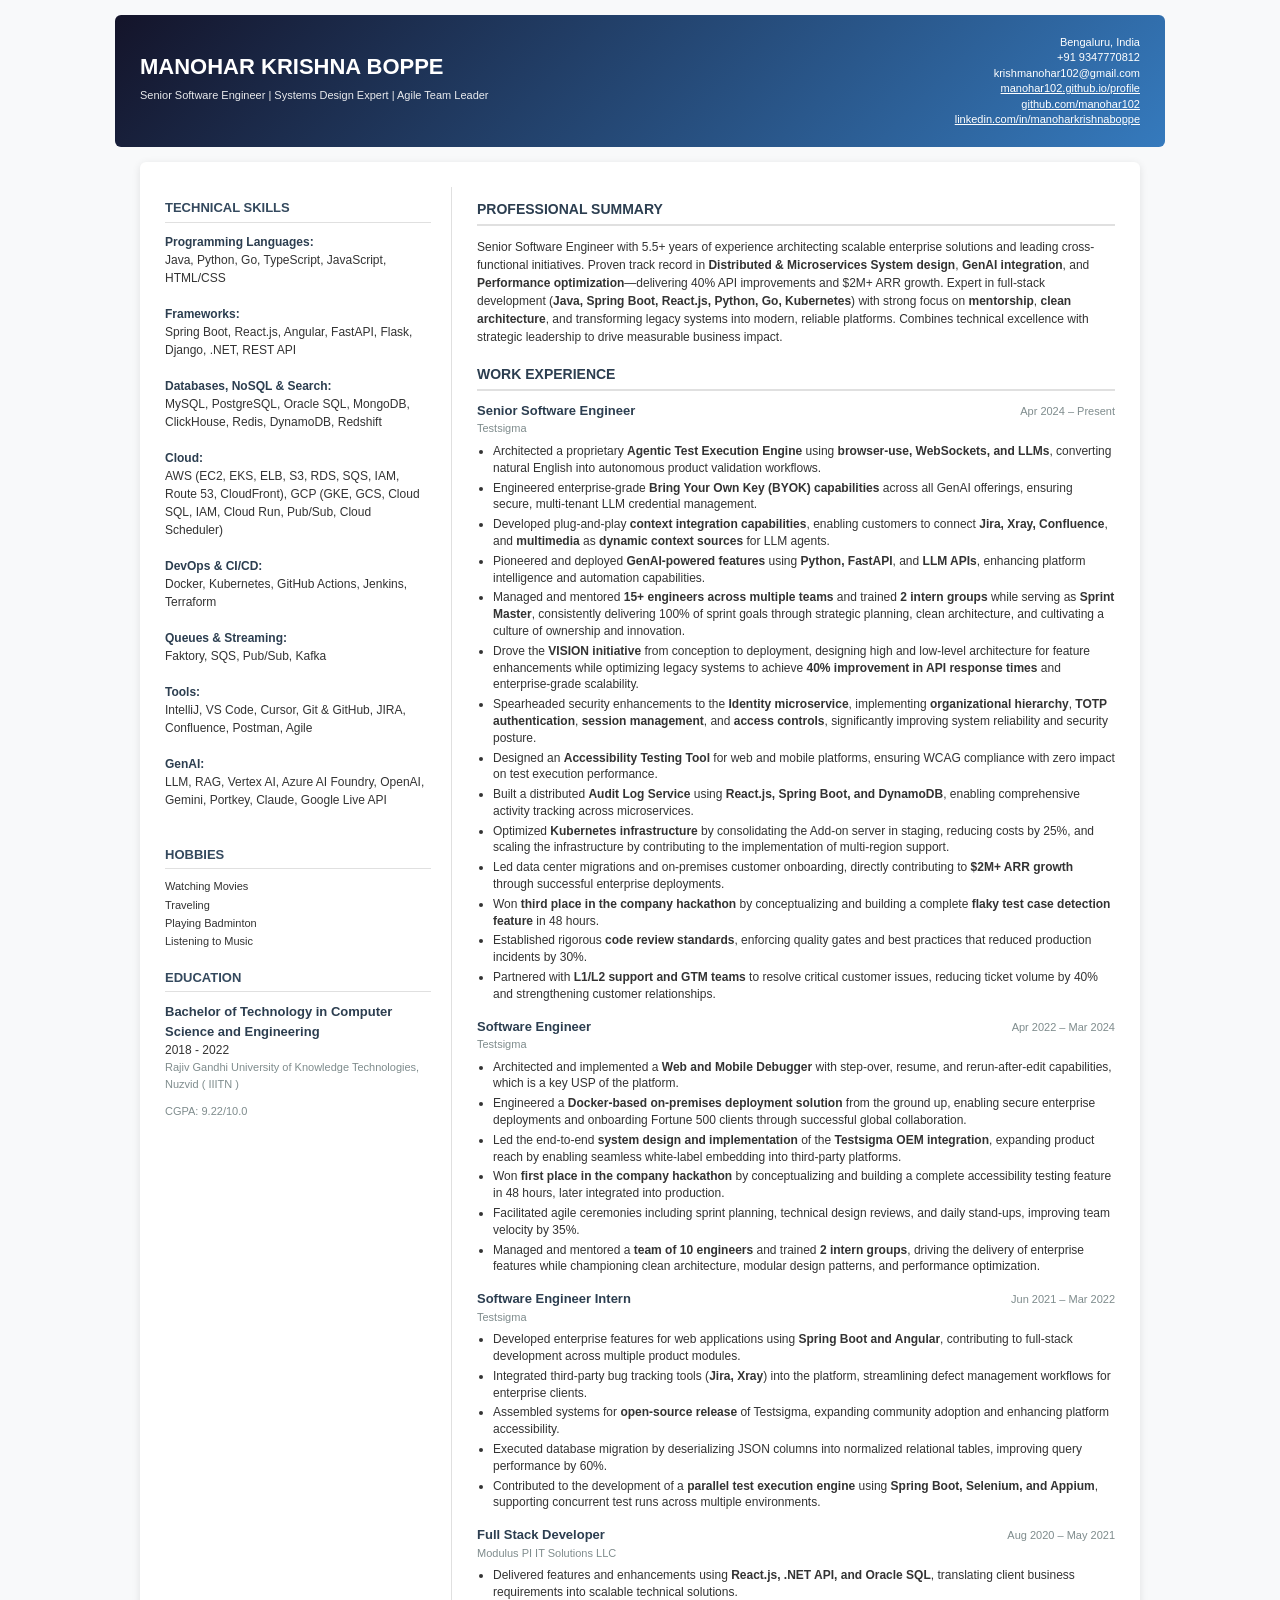
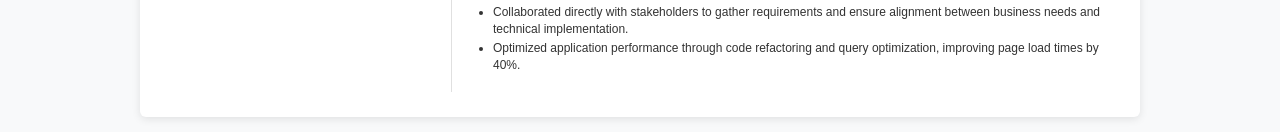
<file: resume/index.html>
<!DOCTYPE html>
<html lang="en">

<head>
    <meta charset="UTF-8">
    <meta name="viewport" content="width=device-width, initial-scale=1.0">
    <meta name="author" content="Manohar Krishna Boppe">
    <title>Manohar Krishna Boppe – Resume</title>
    <link rel="stylesheet" href="./style.css">
</head>

<body>

    <div class="header">
        <div>
            <h1>MANOHAR KRISHNA BOPPE</h1>
            <div class="meta">Senior Software Engineer | Systems Design Expert | Agile Team Leader</div>
        </div>
        <div class="contact">
            Bengaluru, India<br>
            +91 9347770812<br>
            krishmanohar102@gmail.com<br>
            <a href="https://manohar102.github.io/profile/" target="_blank">
                manohar102.github.io/profile
            </a><br>
            <a href="https://github.com/manohar102" target="_blank">
                github.com/manohar102
            </a><br>
            <a href="https://www.linkedin.com/in/manoharkrishnaboppe/" target="_blank">
                linkedin.com/in/manoharkrishnaboppe
            </a><br>
        </div>
    </div>

    <div class="resume-container">
        <div class="resume-content">
            <div class="sidebar">
                <div class="section">
                    <h2>TECHNICAL SKILLS</h2>
                    <strong>Programming Languages:</strong><br>
                    Java, Python, Go, TypeScript, JavaScript, HTML/CSS<br><br>
                    <strong>Frameworks:</strong><br>
                    Spring Boot, React.js, Angular, FastAPI, Flask, Django, .NET, REST API<br><br>
                    <strong>Databases, NoSQL &amp; Search:</strong><br>
                    MySQL, PostgreSQL, Oracle SQL, MongoDB, ClickHouse, Redis, DynamoDB, Redshift<br><br>
                    <strong>Cloud:</strong><br>
                    AWS (EC2, EKS, ELB, S3, RDS, SQS, IAM, Route 53, CloudFront), GCP (GKE, GCS, Cloud SQL, IAM, Cloud
                    Run, Pub/Sub, Cloud Scheduler)<br><br>
                    <strong>DevOps &amp; CI/CD:</strong><br>
                    Docker, Kubernetes, GitHub Actions, Jenkins, Terraform<br><br>
                    <strong>Queues &amp; Streaming:</strong><br>
                    Faktory, SQS, Pub/Sub, Kafka<br><br>
                    <strong>Tools:</strong><br>
                    IntelliJ, VS Code, Cursor, Git &amp; GitHub, JIRA, Confluence, Postman, Agile<br><br>
                    <strong>GenAI:</strong><br>
                    LLM, RAG, Vertex AI, Azure AI Foundry, OpenAI, Gemini, Portkey, Claude, Google Live API<br><br>
                </div>

                <div class="section">
                    <h2>HOBBIES</h2>
                    <ul>
                        <li>Watching Movies</li>
                        <li>Traveling</li>
                        <li>Playing Badminton</li>
                        <li>Listening to Music</li>
                    </ul>
                </div>

                <div class="section education">
                    <h2>EDUCATION</h2>
                    <div class="experience-item">
                        <div class="experience-header">
                            <div class="role">Bachelor of Technology in Computer Science and Engineering</div>
                        </div>
                        <div class="duration">2018 - 2022</div>
                        <div class="meta">Rajiv Gandhi University of Knowledge Technologies, Nuzvid ( IIITN )</div>
                        <p class="meta">CGPA: 9.22/10.0</p>
                    </div>
                </div>
            </div>

            <div class="main-content">

                <div class="section">
                    <h2>PROFESSIONAL SUMMARY</h2>
                    <p>
                        Senior Software Engineer with 5.5+ years of experience architecting scalable enterprise
                        solutions and leading cross-functional initiatives.
                        Proven track record in <strong>Distributed &amp; Microservices System design</strong>,
                        <strong>GenAI integration</strong>,
                        and <strong>Performance optimization</strong>—delivering 40% API improvements and $2M+ ARR
                        growth.
                        Expert in full-stack development (<strong>Java, Spring Boot, React.js, Python, Go,
                            Kubernetes</strong>)
                        with strong focus on <strong>mentorship</strong>,
                        <strong>clean architecture</strong>, and transforming legacy systems into modern, reliable
                        platforms.
                        Combines technical excellence with strategic leadership to drive measurable business impact.
                    </p>
                </div>

                <div class="section">
                    <h2>WORK EXPERIENCE</h2>

                    <div class="experience-item">
                        <div class="experience-header">
                            <div class="role">Senior Software Engineer</div>
                            <div class="date">Apr 2024 – Present</div>
                        </div>
                        <div class="meta">Testsigma</div>
                        <ul>
                            <li>Architected a proprietary <strong>Agentic Test Execution Engine</strong> using
                                <strong>browser-use, WebSockets, and LLMs</strong>, converting natural English into
                                autonomous product validation workflows.
                            </li>
                            <li>Engineered enterprise-grade <strong>Bring Your Own Key (BYOK) capabilities</strong>
                                across all GenAI offerings, ensuring secure, multi-tenant LLM credential management.
                            </li>
                            <li>Developed plug-and-play <strong>context integration capabilities</strong>, enabling
                                customers to connect <strong>Jira, Xray, Confluence</strong>, and
                                <strong>multimedia</strong> as
                                <strong>dynamic context sources</strong> for LLM agents.
                            </li>
                            <li>Pioneered and deployed <strong>GenAI-powered features</strong> using <strong>Python,
                                    FastAPI</strong>, and <strong>LLM APIs</strong>, enhancing platform intelligence and
                                automation capabilities.</li>
                            <li>Managed and mentored <strong>15+ engineers across multiple teams</strong> and trained
                                <strong>2 intern groups</strong> while serving as <strong>Sprint Master</strong>,
                                consistently delivering 100% of sprint goals through strategic planning, clean
                                architecture, and cultivating a culture of ownership and innovation.
                            </li>
                            <li>Drove the <strong>VISION initiative</strong> from conception to deployment, designing
                                high and low-level architecture for feature enhancements while optimizing legacy systems
                                to achieve <strong>40% improvement in API response times</strong> and enterprise-grade
                                scalability.</li>
                            <li>Spearheaded security enhancements to the <strong>Identity microservice</strong>,
                                implementing <strong>organizational hierarchy</strong>, <strong>TOTP
                                    authentication</strong>,
                                <strong>session management</strong>, and
                                <strong>access controls</strong>, significantly
                                improving system reliability and security posture.
                            </li>
                            <li>Designed an <strong>Accessibility Testing Tool</strong> for web and mobile platforms,
                                ensuring WCAG compliance with zero impact on test execution performance.</li>
                            <li>Built a distributed <strong>Audit Log Service</strong> using <strong>React.js, Spring
                                    Boot, and DynamoDB</strong>, enabling comprehensive activity tracking across
                                microservices.</li>
                            <li>Optimized <strong>Kubernetes infrastructure</strong> by consolidating the Add-on server
                                in staging, reducing costs by 25%, and scaling the infrastructure by contributing to the
                                implementation of multi-region support.</li>
                            <li>Led data center migrations and on-premises customer onboarding, directly contributing to
                                <strong>$2M+ ARR growth</strong> through successful enterprise deployments.
                            </li>
                            <li>Won <strong>third place in the company hackathon</strong> by conceptualizing and building a complete <strong>flaky test case detection feature</strong> in 48 hours.</li>
                            <li>Established rigorous <strong>code review standards</strong>, enforcing quality gates and
                                best practices that reduced production incidents by 30%.</li>
                            <li>Partnered with <strong>L1/L2 support and GTM teams</strong> to resolve critical customer
                                issues, reducing ticket volume by 40% and strengthening customer relationships.</li>
                        </ul>
                    </div>

                    <div class="experience-item">
                        <div class="experience-header">
                            <div class="role">Software Engineer</div>
                            <div class="date">Apr 2022 – Mar 2024</div>
                        </div>
                        <div class="meta">Testsigma</div>
                        <ul>
                            <li>Architected and implemented a <strong>Web and Mobile Debugger</strong> with step-over,
                                resume, and rerun-after-edit capabilities, which is a key USP of the platform.</li>
                            <li>Engineered a <strong>Docker-based on-premises deployment solution</strong> from the
                                ground
                                up, enabling secure enterprise deployments and onboarding Fortune 500 clients through
                                successful global collaboration.</li>
                            <li>Led the end-to-end <strong>system design and implementation</strong> of the
                                <strong>Testsigma
                                    OEM integration</strong>, expanding product reach by enabling seamless white-label
                                embedding into third-party platforms.
                            </li>
                            <li>Won <strong>first place in the company hackathon</strong> by conceptualizing and
                                building a
                                complete accessibility testing feature in 48 hours, later integrated into production.
                            </li>
                            <li>Facilitated agile ceremonies including sprint planning, technical design reviews, and
                                daily stand-ups, improving team velocity by 35%.</li>
                            <li>Managed and mentored a <strong>team of 10 engineers</strong> and trained <strong>2
                                    intern groups</strong>, driving the delivery of enterprise features while
                                championing
                                clean architecture, modular design patterns, and performance optimization.</li>
                        </ul>
                    </div>

                    <div class="experience-item">
                        <div class="experience-header">
                            <div class="role">Software Engineer Intern</div>
                            <div class="date">Jun 2021 – Mar 2022</div>
                        </div>
                        <div class="meta">Testsigma</div>
                        <ul>
                            <li>Developed enterprise features for web applications using <strong>Spring Boot and
                                    Angular</strong>, contributing to full-stack development across multiple product
                                modules.</li>
                            <li>Integrated third-party bug tracking tools (<strong>Jira, Xray</strong>) into the
                                platform,
                                streamlining defect management workflows for enterprise clients.</li>
                            <li>Assembled systems for <strong>open-source release</strong> of Testsigma, expanding
                                community adoption and enhancing platform accessibility.</li>
                            <li>Executed database migration by deserializing JSON columns into normalized relational
                                tables, improving query performance by 60%.</li>
                            <li>Contributed to the development of a <strong>parallel test execution engine</strong>
                                using
                                <strong>Spring Boot, Selenium, and Appium</strong>, supporting concurrent test runs
                                across multiple environments.
                            </li>
                        </ul>
                    </div>

                    <div class="experience-item">
                        <div class="experience-header">
                            <div class="role">Full Stack Developer</div>
                            <div class="date">Aug 2020 – May 2021</div>
                        </div>
                        <div class="meta">Modulus PI IT Solutions LLC</div>
                        <ul>
                            <li>Delivered features and enhancements using <strong>React.js, .NET API, and Oracle
                                    SQL</strong>, translating client business requirements into scalable technical
                                solutions.</li>
                            <li>Collaborated directly with stakeholders to gather requirements and ensure alignment
                                between business needs and technical implementation.</li>
                            <li>Optimized application performance through code refactoring and query optimization,
                                improving page load times by 40%.</li>
                        </ul>
                    </div>
                </div>
            </div>
        </div>
    </div>

</body>

</html>
</file>
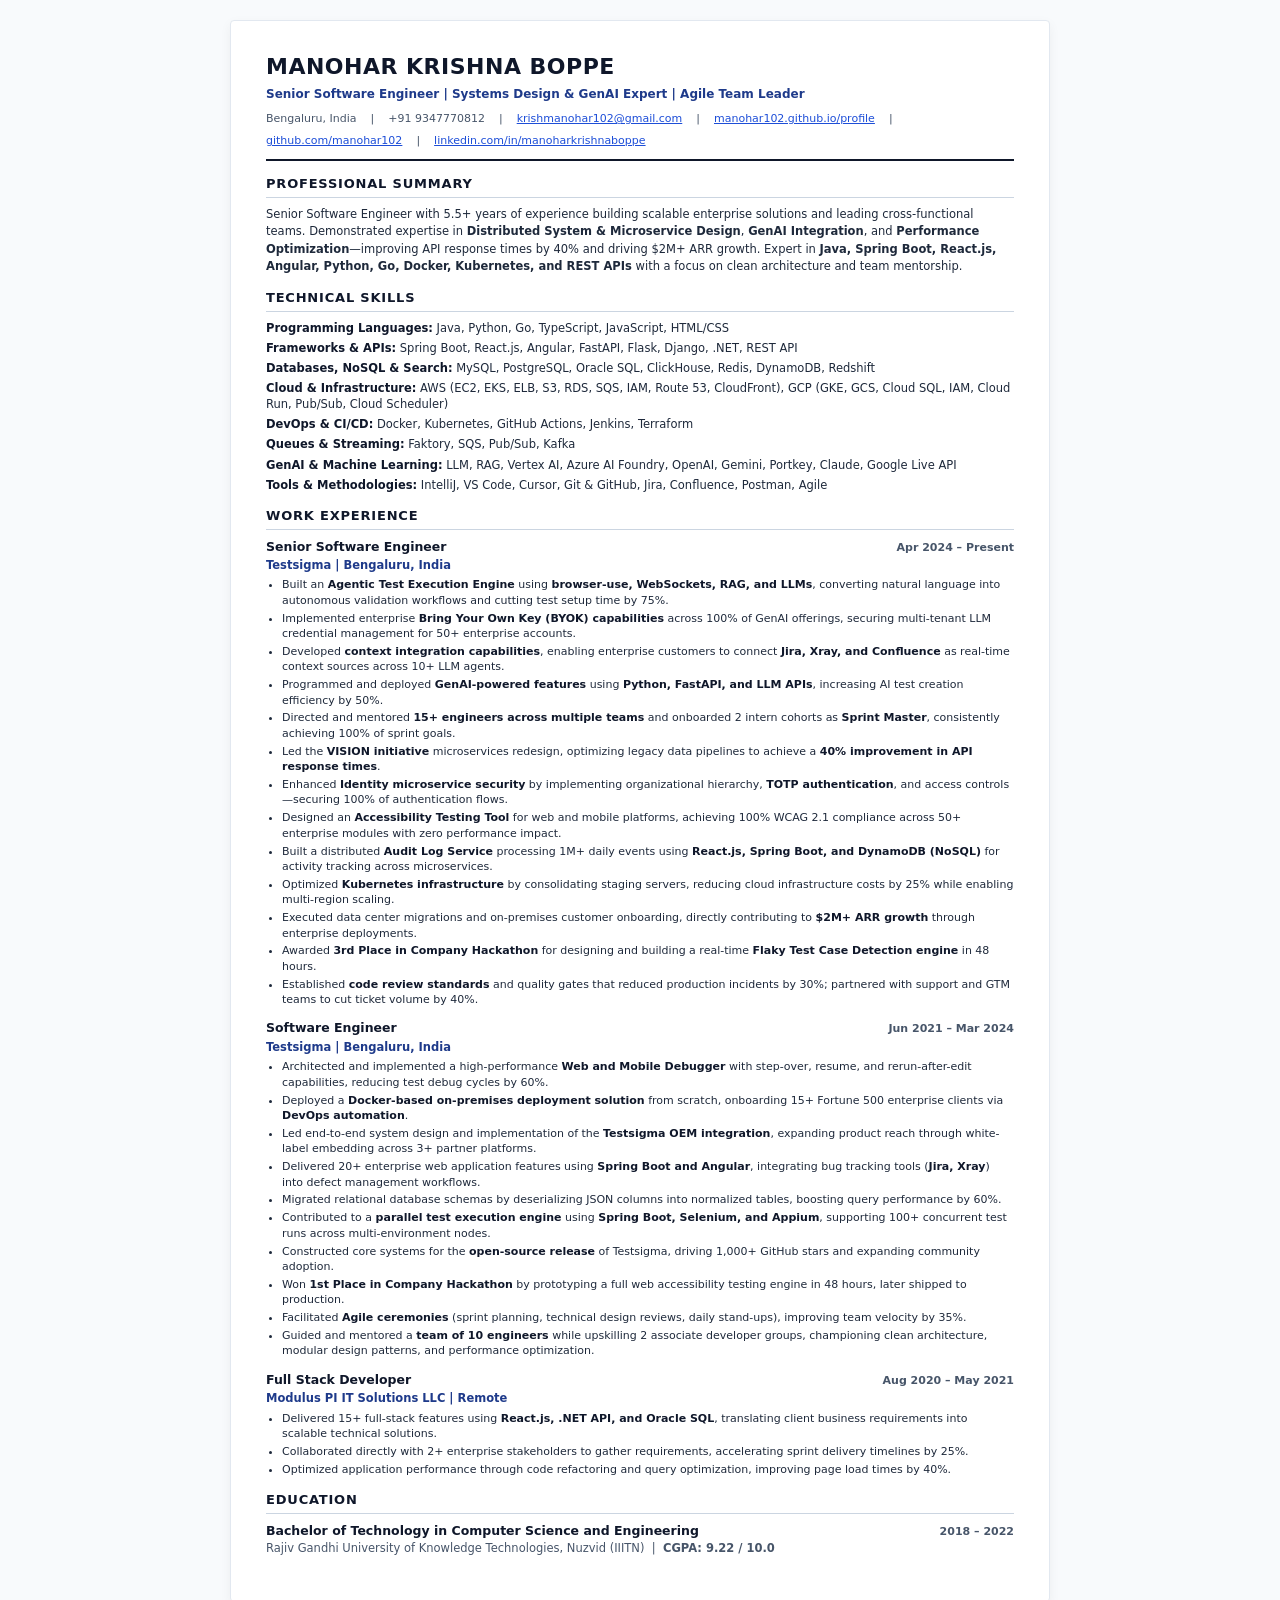
<file: resume/ats/index.html>
<!DOCTYPE html>
<html lang="en">

<head>
    <meta charset="UTF-8">
    <meta name="viewport" content="width=device-width, initial-scale=1.0">
    <meta name="author" content="Manohar Krishna Boppe">
    <meta name="description"
        content="Resume of Manohar Krishna Boppe - Senior Software Engineer | Systems Design & GenAI Expert | Agile Team Leader">
    <title>Manohar Krishna Boppe – ATS Resume</title>
    <link rel="stylesheet" href="./style.css">
</head>

<body>

    <main class="resume-container">
        <!-- Header / Contact Information -->
        <header class="header">
            <h1>MANOHAR KRISHNA BOPPE</h1>
            <div class="subtitle">Senior Software Engineer | Systems Design &amp; GenAI Expert | Agile Team Leader</div>
            <div class="contact-info">
                <span>Bengaluru, India</span>
                <span class="contact-separator">|</span>
                <span>+91 9347770812</span>
                <span class="contact-separator">|</span>
                <a href="mailto:krishmanohar102@gmail.com">krishmanohar102@gmail.com</a>
                <span class="contact-separator">|</span>
                <a href="https://manohar102.github.io/profile/" target="_blank"
                    rel="noopener noreferrer">manohar102.github.io/profile</a>
                <span class="contact-separator">|</span>
                <a href="https://github.com/manohar102" target="_blank"
                    rel="noopener noreferrer">github.com/manohar102</a>
                <span class="contact-separator">|</span>
                <a href="https://www.linkedin.com/in/manoharkrishnaboppe/" target="_blank"
                    rel="noopener noreferrer">linkedin.com/in/manoharkrishnaboppe</a>
            </div>
        </header>

        <!-- Professional Summary -->
        <section class="section summary">
            <h2>PROFESSIONAL SUMMARY</h2>
            <p>
                Senior Software Engineer with 5.5+ years of experience building scalable enterprise solutions and
                leading cross-functional teams. Demonstrated expertise in <strong>Distributed System &amp; Microservice
                    Design</strong>, <strong>GenAI Integration</strong>, and <strong>Performance
                    Optimization</strong>—improving API response times by 40% and driving $2M+ ARR growth. Expert in
                <strong>Java, Spring Boot, React.js, Angular, Python, Go, Docker, Kubernetes, and REST APIs</strong>
                with a focus on clean architecture and team mentorship.
            </p>
        </section>

        <!-- Technical Skills -->
        <section class="section skills">
            <h2>TECHNICAL SKILLS</h2>
            <div class="skills-grid">
                <div class="skill-category">
                    <strong>Programming Languages:</strong> Java, Python, Go, TypeScript, JavaScript, HTML/CSS
                </div>
                <div class="skill-category">
                    <strong>Frameworks &amp; APIs:</strong> Spring Boot, React.js, Angular, FastAPI, Flask, Django,
                    .NET, REST API
                </div>
                <div class="skill-category">
                    <strong>Databases, NoSQL &amp; Search:</strong> MySQL, PostgreSQL, Oracle SQL, ClickHouse,
                    Redis, DynamoDB, Redshift
                </div>
                <div class="skill-category">
                    <strong>Cloud &amp; Infrastructure:</strong> AWS (EC2, EKS, ELB, S3, RDS, SQS, IAM, Route 53,
                    CloudFront), GCP (GKE, GCS, Cloud SQL, IAM, Cloud Run, Pub/Sub, Cloud Scheduler)
                </div>
                <div class="skill-category">
                    <strong>DevOps &amp; CI/CD:</strong> Docker, Kubernetes, GitHub Actions, Jenkins, Terraform
                </div>
                <div class="skill-category">
                    <strong>Queues &amp; Streaming:</strong> Faktory, SQS, Pub/Sub, Kafka
                </div>
                <div class="skill-category">
                    <strong>GenAI &amp; Machine Learning:</strong> LLM, RAG, Vertex AI, Azure AI Foundry, OpenAI,
                    Gemini, Portkey, Claude, Google Live API
                </div>
                <div class="skill-category">
                    <strong>Tools &amp; Methodologies:</strong> IntelliJ, VS Code, Cursor, Git &amp; GitHub, Jira,
                    Confluence, Postman, Agile
                </div>
            </div>
        </section>

        <!-- Work Experience -->
        <section class="section experience">
            <h2>WORK EXPERIENCE</h2>

            <article class="experience-item">
                <div class="experience-header">
                    <span class="role-title">Senior Software Engineer</span>
                    <span class="experience-date">Apr 2024 – Present</span>
                </div>
                <div class="company-meta">Testsigma | Bengaluru, India</div>
                <ul class="bullet-list">
                    <li>Built an <strong>Agentic Test Execution Engine</strong> using <strong>browser-use, WebSockets,
                            RAG, and LLMs</strong>, converting natural language into autonomous validation workflows and
                        cutting test setup time by 75%.</li>
                    <li>Implemented enterprise <strong>Bring Your Own Key (BYOK) capabilities</strong> across 100% of
                        GenAI offerings, securing multi-tenant LLM credential management for 50+ enterprise accounts.
                    </li>
                    <li>Developed <strong>context integration capabilities</strong>, enabling enterprise customers to
                        connect <strong>Jira, Xray, and Confluence</strong> as real-time context sources across 10+ LLM
                        agents.</li>
                    <li>Programmed and deployed <strong>GenAI-powered features</strong> using <strong>Python, FastAPI,
                            and LLM APIs</strong>, increasing AI test creation efficiency by 50%.</li>
                    <li>Directed and mentored <strong>15+ engineers across multiple teams</strong> and onboarded 2
                        intern cohorts as <strong>Sprint Master</strong>, consistently achieving 100% of sprint goals.
                    </li>
                    <li>Led the <strong>VISION initiative</strong> microservices redesign, optimizing legacy data
                        pipelines to achieve a <strong>40% improvement in API response times</strong>.</li>
                    <li>Enhanced <strong>Identity microservice security</strong> by implementing organizational
                        hierarchy, <strong>TOTP authentication</strong>, and access controls—securing 100% of
                        authentication flows.</li>
                    <li>Designed an <strong>Accessibility Testing Tool</strong> for web and mobile platforms, achieving
                        100% WCAG 2.1 compliance across 50+ enterprise modules with zero performance impact.</li>
                    <li>Built a distributed <strong>Audit Log Service</strong> processing 1M+ daily events using
                        <strong>React.js, Spring Boot, and DynamoDB (NoSQL)</strong> for activity tracking across
                        microservices.
                    </li>
                    <li>Optimized <strong>Kubernetes infrastructure</strong> by consolidating staging servers, reducing
                        cloud infrastructure costs by 25% while enabling multi-region scaling.</li>
                    <li>Executed data center migrations and on-premises customer onboarding, directly contributing to
                        <strong>$2M+ ARR growth</strong> through enterprise deployments.
                    </li>
                    <li>Awarded <strong>3rd Place in Company Hackathon</strong> for designing and building a real-time
                        <strong>Flaky Test Case Detection engine</strong> in 48 hours.
                    </li>
                    <li>Established <strong>code review standards</strong> and quality gates that reduced production
                        incidents by 30%; partnered with support and GTM teams to cut ticket volume by 40%.</li>
                </ul>
            </article>

            <article class="experience-item">
                <div class="experience-header">
                    <span class="role-title">Software Engineer</span>
                    <span class="experience-date">Jun 2021 – Mar 2024</span>
                </div>
                <div class="company-meta">Testsigma | Bengaluru, India</div>
                <ul class="bullet-list">
                    <li>Architected and implemented a high-performance <strong>Web and Mobile Debugger</strong> with
                        step-over, resume, and rerun-after-edit capabilities, reducing test debug cycles by 60%.</li>
                    <li>Deployed a <strong>Docker-based on-premises deployment solution</strong> from scratch,
                        onboarding 15+ Fortune 500 enterprise clients via <strong>DevOps automation</strong>.</li>
                    <li>Led end-to-end system design and implementation of the <strong>Testsigma OEM
                            integration</strong>, expanding product reach through white-label embedding across
                        3+ partner platforms.</li>
                    <li>Delivered 20+ enterprise web application features using <strong>Spring Boot and
                            Angular</strong>, integrating bug tracking tools (<strong>Jira, Xray</strong>) into defect
                        management workflows.</li>
                    <li>Migrated relational database schemas by deserializing JSON columns into normalized tables,
                        boosting query performance by 60%.</li>
                    <li>Contributed to a <strong>parallel test execution engine</strong> using <strong>Spring Boot,
                            Selenium, and Appium</strong>, supporting 100+ concurrent test runs across multi-environment
                        nodes.</li>
                    <li>Constructed core systems for the <strong>open-source release</strong> of Testsigma, driving
                        1,000+ GitHub stars and expanding community adoption.</li>
                    <li>Won <strong>1st Place in Company Hackathon</strong> by prototyping a full web accessibility
                        testing engine in 48 hours, later shipped to production.</li>
                    <li>Facilitated <strong>Agile ceremonies</strong> (sprint planning, technical design reviews, daily
                        stand-ups), improving team velocity by 35%.</li>
                    <li>Guided and mentored a <strong>team of 10 engineers</strong> while upskilling 2 associate
                        developer groups, championing clean architecture, modular design patterns, and performance
                        optimization.</li>
                </ul>
            </article>

            <article class="experience-item">
                <div class="experience-header">
                    <span class="role-title">Full Stack Developer</span>
                    <span class="experience-date">Aug 2020 – May 2021</span>
                </div>
                <div class="company-meta">Modulus PI IT Solutions LLC | Remote</div>
                <ul class="bullet-list">
                    <li>Delivered 15+ full-stack features using <strong>React.js, .NET API, and Oracle SQL</strong>,
                        translating client business requirements into scalable technical solutions.</li>
                    <li>Collaborated directly with 2+ enterprise stakeholders to gather requirements, accelerating
                        sprint delivery timelines by 25%.</li>
                    <li>Optimized application performance through code refactoring and query optimization, improving
                        page load times by 40%.</li>
                </ul>
            </article>
        </section>

        <!-- Education -->
        <section class="section education">
            <h2>EDUCATION</h2>
            <div class="education-item">
                <div class="education-header">
                    <span class="degree">Bachelor of Technology in Computer Science and Engineering</span>
                    <span class="experience-date">2018 – 2022</span>
                </div>
                <div class="institution">Rajiv Gandhi University of Knowledge Technologies, Nuzvid (IIITN) &nbsp;|&nbsp;
                    <strong>CGPA: 9.22 / 10.0</strong>
                </div>
            </div>
        </section>
    </main>

</body>

</html>
</file>
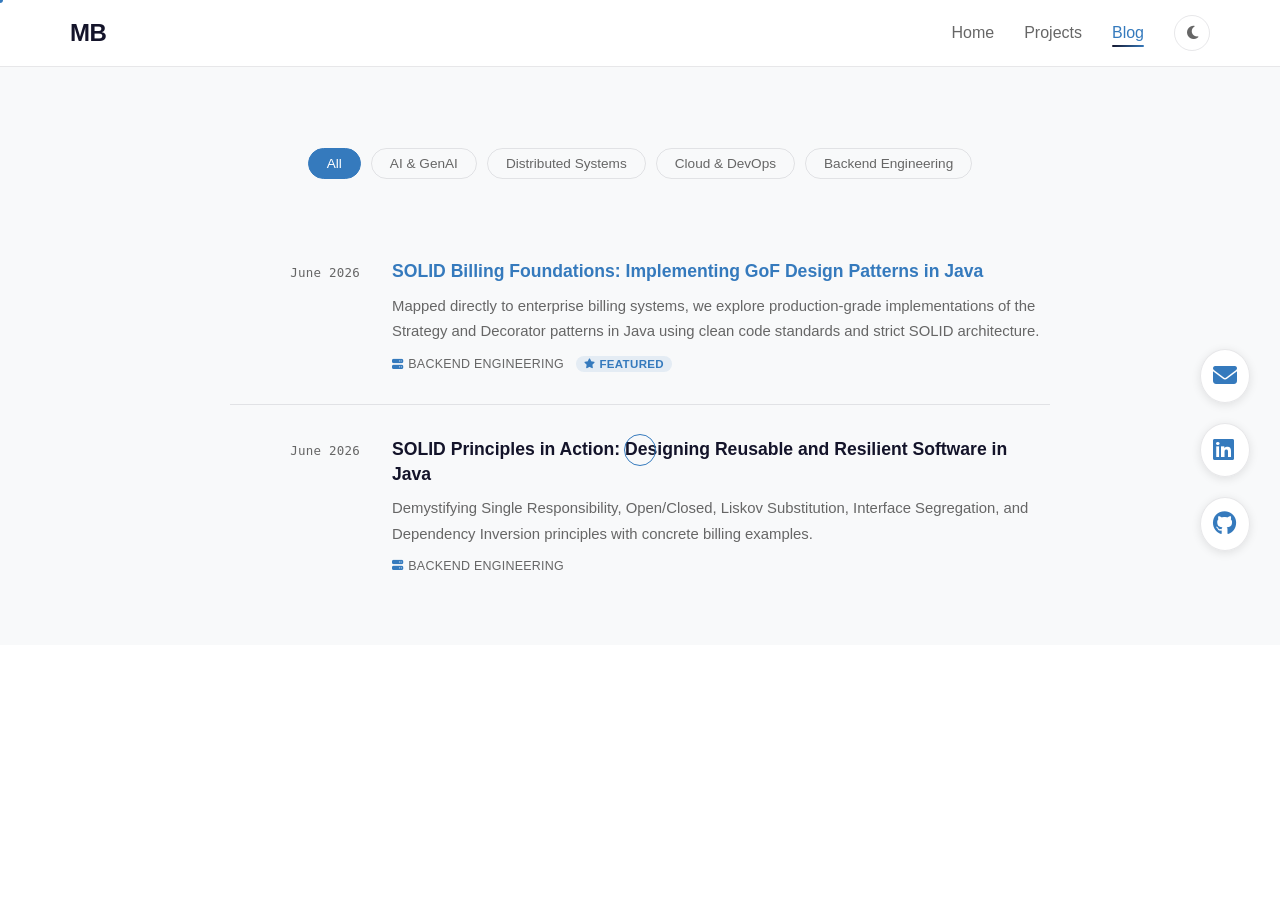
<file: blogs.html>
<!DOCTYPE html>
<html lang="en">

<head>
    <meta charset="UTF-8">
    <meta name="viewport" content="width=device-width, initial-scale=1.0">
    <meta name="description"
        content="Manohar Krishna Boppe's blog — articles on AI, distributed systems, cloud engineering, and backend development.">
    <meta name="author" content="Manohar Krishna Boppe">
    <title>Blog | Manohar Krishna Boppe</title>
    <script>
        (function () {
            try {
                var pref = localStorage.getItem('theme-pref') || 'system';
                var dark = pref === 'dark' ||
                    (pref === 'system' && window.matchMedia('(prefers-color-scheme: dark)').matches);
                if (dark) document.documentElement.setAttribute('data-theme', 'dark');
            } catch (e) { /* localStorage blocked — fall through to system */ }
        })();
    </script>
    <link rel="stylesheet" href="./styles.css?v=11">
    <link rel="stylesheet" href="https://cdnjs.cloudflare.com/ajax/libs/font-awesome/6.5.1/css/all.min.css">
</head>

<body>
    <div class="cursor-dot"></div>
    <div class="cursor-ring"></div>

    <nav class="navbar">
        <div class="nav-container">
            <a href="index.html" class="nav-brand">MB</a>
            <div class="nav-links">
                <a href="index.html" class="nav-link">Home</a>
                <a href="projects.html" class="nav-link">Projects</a>
                <a href="blogs.html" class="nav-link active">Blog</a>

                <button class="theme-toggle" id="theme-toggle" type="button" aria-label="Toggle color theme"
                    title="Toggle theme (long-press to reset to system)">
                    <i class="fas fa-moon theme-icon-dark" aria-hidden="true"></i>
                    <i class="fas fa-sun theme-icon-light" aria-hidden="true"></i>
                </button>
            </div>
        </div>
    </nav>

    <!-- Blog Posts -->
    <section class="blogs-section" id="blogs">
        <div class="container">

            <!-- Category Filter -->
            <div class="blog-filters">
                <button class="filter-btn active" data-filter="all">All</button>
                <button class="filter-btn" data-filter="ai">AI &amp; GenAI</button>
                <button class="filter-btn" data-filter="systems">Distributed Systems</button>
                <button class="filter-btn" data-filter="cloud">Cloud &amp; DevOps</button>
                <button class="filter-btn" data-filter="backend">Backend Engineering</button>
            </div>

            <!-- Blog List -->
            <ol class="blog-list">

                <!-- Article 1: August 2024 - GoF Design Patterns (Featured) -->
                <li class="blog-entry featured" data-category="backend">
                    <div class="blog-entry-date">
                        <time datetime="2024-08-01">June 2026</time>
                    </div>
                    <div class="blog-entry-content">
                        <h2 class="blog-entry-title">
                            <a href="blog.html?post=design-patterns" class="blog-title-link">
                                SOLID Billing Foundations: Implementing GoF Design Patterns in Java
                            </a>
                        </h2>
                        <p class="blog-entry-excerpt">
                            Mapped directly to enterprise billing systems, we explore production-grade implementations
                            of the Strategy and Decorator patterns in Java using clean code standards and strict SOLID
                            architecture.
                        </p>
                        <div class="blog-entry-meta">
                            <span class="blog-category-tag"><i class="fas fa-server"></i> Backend Engineering</span>
                            <span class="blog-featured-badge"><i class="fas fa-star"></i> Featured</span>
                        </div>
                    </div>
                </li>

                <!-- Article 2: June 2026 - SOLID Principles -->
                <li class="blog-entry" data-category="backend">
                    <div class="blog-entry-date">
                        <time datetime="2026-06-15">June 2026</time>
                    </div>
                    <div class="blog-entry-content">
                        <h2 class="blog-entry-title">
                            <a href="blog.html?post=solid-principles" class="blog-title-link">
                                SOLID Principles in Action: Designing Reusable and Resilient Software in Java
                            </a>
                        </h2>
                        <p class="blog-entry-excerpt">
                            Demystifying Single Responsibility, Open/Closed, Liskov Substitution, Interface Segregation, and Dependency Inversion principles with concrete billing examples.
                        </p>
                        <div class="blog-entry-meta">
                            <span class="blog-category-tag"><i class="fas fa-server"></i> Backend Engineering</span>
                        </div>
                    </div>
                </li>

            </ol>
        </div>
    </section>



    <div class="social-panel">
        <a href="mailto:krishmanohar102@gmail.com" class="social-link">
            <i class="fas fa-envelope"></i>
        </a>
        <a href="https://www.linkedin.com/in/manoharkrishnaboppe/" class="social-link" target="_blank">
            <i class="fab fa-linkedin"></i>
        </a>
        <a href="https://github.com/manohar102" class="social-link" target="_blank">
            <i class="fab fa-github"></i>
        </a>
    </div>

    <script src="./scripts.js?v=4"></script>
    <script>
        // Blog filter functionality
        const filterBtns = document.querySelectorAll('.filter-btn');
        const blogEntries = document.querySelectorAll('.blog-entry');

        filterBtns.forEach(btn => {
            btn.addEventListener('click', () => {
                filterBtns.forEach(b => b.classList.remove('active'));
                btn.classList.add('active');

                const filter = btn.dataset.filter;
                blogEntries.forEach(entry => {
                    const show = filter === 'all' || entry.dataset.category === filter;
                    entry.style.opacity = show ? '1' : '0.25';
                    entry.style.pointerEvents = show ? '' : 'none';
                });
            });
        });

        // Subscribe form handler
        function handleSubscribe(e) {
            e.preventDefault();
            const btn = document.getElementById('subscribe-btn');
            const success = document.getElementById('subscribe-success');
            const emailInput = document.getElementById('subscribe-email');

            btn.disabled = true;
            const btnText = btn.querySelector('.btn-text');
            if (btnText) btnText.textContent = 'Subscribing...';

            setTimeout(() => {
                success.classList.add('visible');
                btn.style.display = 'none';
                emailInput.removeAttribute('required');
            }, 1200);
        }
    </script>
</body>

</html>
</file>
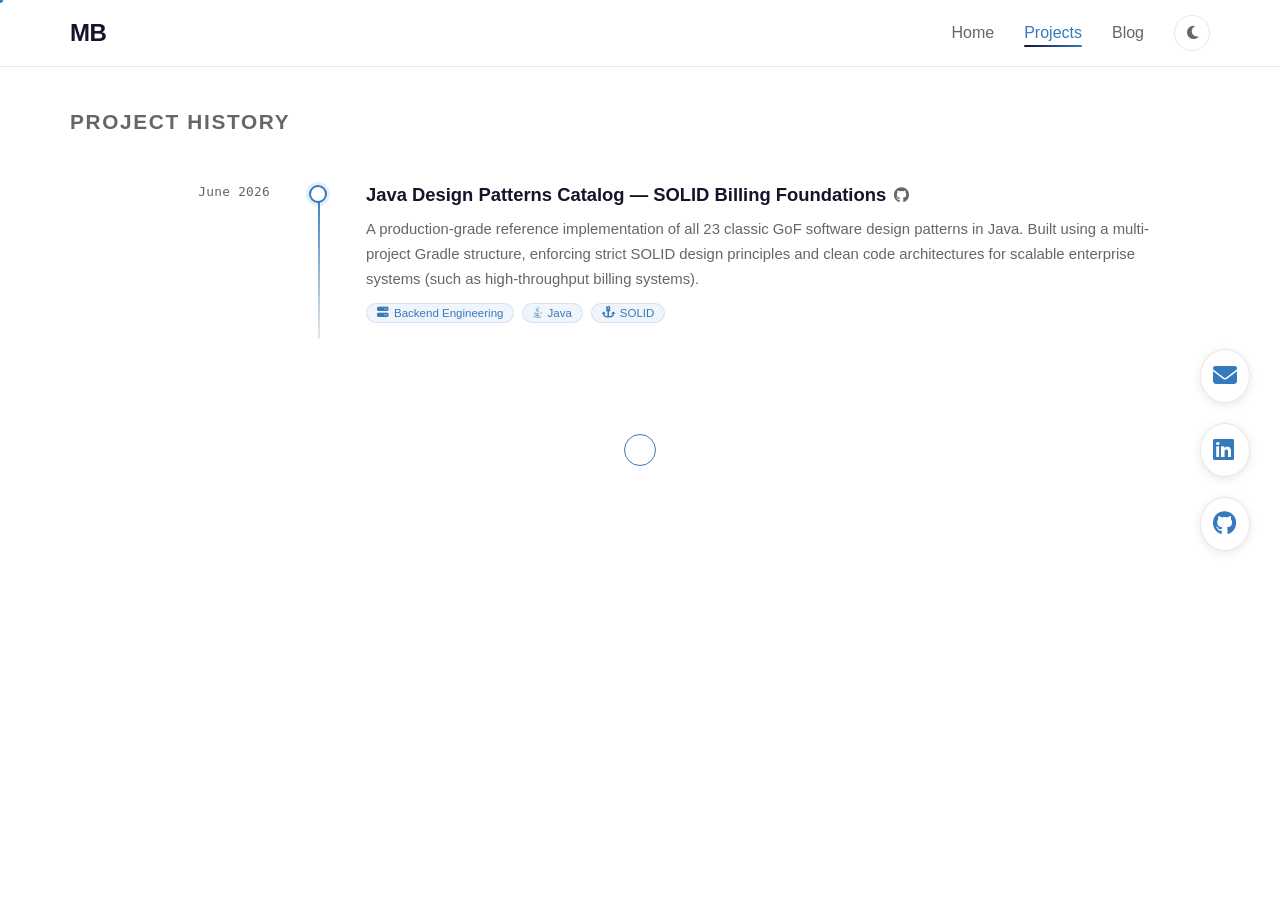
<file: projects.html>
<!DOCTYPE html>
<html lang="en">

<head>
    <meta charset="UTF-8">
    <meta name="viewport" content="width=device-width, initial-scale=1.0">
    <meta name="description"
        content="Projects by Manohar Krishna Boppe — AI-powered platforms, distributed systems, and cloud-native applications.">
    <meta name="author" content="Manohar Krishna Boppe">
    <title>Projects | Manohar Krishna Boppe</title>
    <script>
        (function () {
            try {
                var pref = localStorage.getItem('theme-pref') || 'system';
                var dark = pref === 'dark' ||
                    (pref === 'system' && window.matchMedia('(prefers-color-scheme: dark)').matches);
                if (dark) document.documentElement.setAttribute('data-theme', 'dark');
            } catch (e) { /* localStorage blocked — fall through to system */ }
        })();
    </script>
    <link rel="stylesheet" href="./styles.css?v=11">
    <link rel="stylesheet" href="https://cdnjs.cloudflare.com/ajax/libs/font-awesome/6.5.1/css/all.min.css">
</head>

<body>
    <div class="cursor-dot"></div>
    <div class="cursor-ring"></div>

    <nav class="navbar">
        <div class="nav-container">
            <a href="index.html" class="nav-brand">MB</a>
            <div class="nav-links">
                <a href="index.html" class="nav-link">Home</a>
                <a href="projects.html" class="nav-link active">Projects</a>
                <a href="blogs.html" class="nav-link">Blog</a>

                <button class="theme-toggle" id="theme-toggle" type="button" aria-label="Toggle color theme"
                    title="Toggle theme (long-press to reset to system)">
                    <i class="fas fa-moon theme-icon-dark" aria-hidden="true"></i>
                    <i class="fas fa-sun theme-icon-light" aria-hidden="true"></i>
                </button>
            </div>
        </div>
    </nav>

    <!-- Projects Timeline -->
    <section class="projects-section" id="projects">
        <div class="container">
            <h1 class="timeline-title">Project History</h1>

            <div class="timeline-container">

                <!-- Project 8/2024 - Design Patterns -->
                <article class="timeline-item" data-month="August" data-year="2024">
                    <div class="timeline-dot"></div>
                    <span class="timeline-date">June 2026</span>
                    <div class="timeline-body">
                        <h3>
                            <a href="https://github.com/manohar102/Design-Patterns" target="_blank"
                                rel="noopener noreferrer" class="project-title-link">
                                Java Design Patterns Catalog — SOLID Billing Foundations
                                <i class="fab fa-github"></i>
                            </a>
                        </h3>
                        <p class="project-short-desc">A production-grade reference implementation of all 23 classic GoF
                            software design patterns in Java. Built using a multi-project Gradle structure, enforcing
                            strict SOLID design principles and clean code architectures for scalable enterprise systems
                            (such as high-throughput billing systems).</p>
                        <div class="project-tags">
                            <span class="project-tag"><i class="fas fa-server"></i> Backend Engineering</span>
                            <span class="project-tag"><i class="fab fa-java"></i> Java</span>
                            <span class="project-tag"><i class="fas fa-anchor"></i> SOLID</span>
                        </div>
                    </div>
                </article>

            </div>
        </div>
    </section>

    <div class="social-panel">
        <a href="mailto:krishmanohar102@gmail.com" class="social-link">
            <i class="fas fa-envelope"></i>
        </a>
        <a href="https://www.linkedin.com/in/manoharkrishnaboppe/" class="social-link" target="_blank">
            <i class="fab fa-linkedin"></i>
        </a>
        <a href="https://github.com/manohar102" class="social-link" target="_blank">
            <i class="fab fa-github"></i>
        </a>
    </div>

    <script src="./scripts.js?v=4"></script>
</body>

</html>
</file>
<file: resume/style.css>
/* ============================================
   Resume Page — Standalone Stylesheet
   ============================================ */

@page {
    size: A4;
    margin: 5mm;
}

/* Screen styles */
body {
    font-family: 'Roboto', Arial, sans-serif;
    margin: 0;
    padding: 15px;
    background: #f8f9fa;
    font-size: 12px;
    line-height: 1.5;
    color: #333;
}

@media print {
    body {
        background: white !important;
        padding: 0;
        margin: 0;
    }

    .resume-container {
        border-radius: 0% !important;
        box-shadow: none !important;
    }

    .header {
        background: white !important;
        color: black !important;
        display: block !important;
        position: relative !important;
        z-index: 100 !important;
    }

    .header::after {
        content: "";
        display: table !important;
        clear: both !important;
    }

    .header>div:first-child {
        float: left !important;
        display: block !important;
    }

    .contact {
        float: right !important;
        display: block !important;
        text-align: right !important;
    }

    .header .meta {
        color: black !important;
    }

    .contact a {
        color: #357abd !important;
        text-decoration: none !important;
        position: relative !important;
        z-index: 150 !important;
    }

    .education {
        margin-top: 1000px;
    }
}

.resume-container {
    display: flex;
    max-width: 1000px;
    margin: 0 auto;
    background: white;
    box-shadow: 0 2px 8px rgba(0, 0, 0, 0.1);
    border-radius: 6px;
    overflow: hidden;
}

.header {
    background: linear-gradient(135deg, #14142a 0%, #357abd 100%);
    color: white;
    padding: 20px 25px;
    display: flex;
    justify-content: space-between;
    align-items: flex-start;
    max-width: 1000px;
    margin: 0 auto 15px auto;
    border-radius: 6px;
    position: relative;
    z-index: 10;
}

.header h1 {
    font-size: 22px;
    margin-bottom: 4px;
    font-weight: 600;
}

.header .meta {
    font-size: 11px;
    color: rgba(255, 255, 255, 0.9);
    font-weight: 400;
}

.contact {
    text-align: right;
    font-size: 11px;
    line-height: 1.4;
    text-decoration: none;
}

.contact a {
    color: white;
    text-decoration: underline;
}

.contact a:hover {
    text-decoration: underline;
}

.resume-content {
    display: flex;
    padding: 25px;
}

.sidebar {
    flex: 0 0 28%;
    border-right: 1px solid #e0e0e0;
    padding-right: 20px;
}

.main-content {
    flex: 1;
    padding-left: 25px;
}

.section {
    margin-bottom: 18px;
}

.section h2 {
    font-size: 14px;
    color: #2c3e50;
    border-bottom: 2px solid #e0e0e0;
    padding-bottom: 4px;
    margin-bottom: 10px;
    font-weight: 600;
}

.sidebar .section h2 {
    font-size: 13px;
    border-bottom: 1px solid #e0e0e0;
    color: #34495e;
}

.experience-item {
    margin-bottom: 14px;
}

.experience-header {
    display: flex;
    justify-content: space-between;
    align-items: baseline;
}

.role {
    font-size: 13px;
    font-weight: 600;
    color: #2c3e50;
}

.date {
    font-size: 11px;
    color: #7f8c8d;
    font-weight: 500;
}

ul {
    margin: 6px 0 0 16px;
    padding: 0;
}

li {
    margin-bottom: 3px;
    line-height: 1.4;
    font-size: 12px;
}

.meta {
    color: #7f8c8d;
    font-size: 11px;
    margin-bottom: 2px;
}

.sidebar ul {
    list-style: none;
    margin: 0;
    padding: 0;
}

.sidebar li {
    margin-bottom: 3px;
    font-size: 11px;
    line-height: 1.4;
}

.sidebar strong {
    color: #2c3e50;
    font-weight: 600;
}
</file>
<file: resume/ats/style.css>
/* ============================================
   ATS-Optimized Resume Stylesheet
   Single-Column, High-Contrast & Print Ready (2-Page Compact Layout)
   ============================================ */

:root {
    --text-primary: #1e293b;
    --text-secondary: #475569;
    --heading-color: #0f172a;
    --accent-color: #1e3a8a;
    --border-color: #cbd5e1;
    --bg-page: #f8fafc;
    --bg-container: #ffffff;
}

* {
    box-sizing: border-box;
    margin: 0;
    padding: 0;
}

html {
    font-size: 13.5px;
    print-color-adjust: exact;
    -webkit-print-color-adjust: exact;
}

body {
    font-family: system-ui, -apple-system, BlinkMacSystemFont, 'Segoe UI', Roboto, 'Helvetica Neue', Arial, sans-serif;
    color: var(--text-primary);
    background-color: var(--bg-page);
    line-height: 1.45;
    padding: 20px 10px;
}

.resume-container {
    max-width: 820px;
    margin: 0 auto;
    background: var(--bg-container);
    padding: 30px 35px;
    box-shadow: 0 4px 12px rgba(0, 0, 0, 0.05);
    border-radius: 4px;
    border: 1px solid #e2e8f0;
}

/* Header */
.header {
    border-bottom: 2px solid var(--heading-color);
    padding-bottom: 10px;
    margin-bottom: 14px;
}

.header h1 {
    font-size: 22px;
    font-weight: 700;
    letter-spacing: 0.5px;
    color: var(--heading-color);
    text-transform: uppercase;
    margin-bottom: 3px;
}

.header .subtitle {
    font-size: 12px;
    font-weight: 600;
    color: var(--accent-color);
    margin-bottom: 8px;
}

.contact-info {
    display: flex;
    flex-wrap: wrap;
    gap: 6px 14px;
    font-size: 11px;
    color: var(--text-secondary);
}

.contact-info span {
    color: var(--text-secondary);
}

.contact-info a {
    color: #1d4ed8 !important;
    text-decoration: underline !important;
    font-weight: 500;
}

.contact-info a:hover {
    color: #1e40af !important;
    text-decoration: underline !important;
}

.contact-separator {
    color: #94a3b8;
}

/* Sections */
.section {
    margin-bottom: 14px;
}

.section h2 {
    font-size: 13px;
    font-weight: 700;
    letter-spacing: 0.8px;
    color: var(--heading-color);
    text-transform: uppercase;
    border-bottom: 1.5px solid var(--border-color);
    padding-bottom: 3px;
    margin-bottom: 8px;
}

/* Summary */
.summary p {
    font-size: 11.5px;
    line-height: 1.5;
    color: var(--text-primary);
}

/* Skills */
.skills-grid {
    display: flex;
    flex-direction: column;
    gap: 4px;
    font-size: 11.5px;
}

.skill-category {
    line-height: 1.4;
}

.skill-category strong {
    color: var(--heading-color);
    font-weight: 600;
}

/* Experience */
.experience-item {
    margin-bottom: 12px;
}

.experience-item:last-child {
    margin-bottom: 0;
}

.experience-header {
    display: flex;
    justify-content: space-between;
    align-items: baseline;
    margin-bottom: 1px;
}

.role-title {
    font-size: 12.5px;
    font-weight: 700;
    color: var(--heading-color);
}

.experience-date {
    font-size: 11px;
    font-weight: 600;
    color: var(--text-secondary);
    white-space: nowrap;
}

.company-meta {
    font-size: 11.5px;
    font-weight: 600;
    color: var(--accent-color);
    margin-bottom: 4px;
}

ul.bullet-list {
    list-style-type: disc;
    margin-left: 16px;
    padding-left: 0;
}

ul.bullet-list li {
    font-size: 11px;
    line-height: 1.4;
    margin-bottom: 2.5px;
    color: var(--text-primary);
}

ul.bullet-list li strong {
    color: var(--heading-color);
}

/* Education */
.education-item {
    margin-bottom: 6px;
}

.education-header {
    display: flex;
    justify-content: space-between;
    align-items: baseline;
}

.degree {
    font-size: 12.5px;
    font-weight: 700;
    color: var(--heading-color);
}

.institution {
    font-size: 11.5px;
    color: var(--text-secondary);
}

/* Hobbies */
.hobbies-list {
    display: flex;
    gap: 14px;
    list-style: none;
    font-size: 11.5px;
    color: var(--text-primary);
}

.hobbies-list li::after {
    content: "•";
    margin-left: 14px;
    color: #94a3b8;
}

.hobbies-list li:last-child::after {
    content: "";
}

/* Print Styles for PDF Export (Strict 2-Page Natural Flow) */
@media print {
    @page {
        size: A4 portrait;
        margin: 10mm 12mm;
    }

    body {
        background: #ffffff !important;
        padding: 0 !important;
        color: #000000 !important;
        font-size: 10pt !important;
        line-height: 1.4 !important;
    }

    .resume-container {
        border: none !important;
        box-shadow: none !important;
        padding: 0 !important;
        max-width: 100% !important;
    }

    .header {
        border-bottom: 2px solid #000000 !important;
        padding-bottom: 8px !important;
        margin-bottom: 12px !important;
    }

    .header h1 {
        font-size: 20pt !important;
        margin-bottom: 3px !important;
        color: #000000 !important;
    }

    .header .subtitle {
        font-size: 11pt !important;
        margin-bottom: 6px !important;
        color: #1e3a8a !important;
    }

    .contact-info {
        font-size: 9.5pt !important;
        gap: 4px 12px !important;
    }

    .contact-info a {
        color: #1d4ed8 !important;
        text-decoration: underline !important;
    }

    .section {
        margin-bottom: 12px !important;
    }

    .section h2 {
        font-size: 11pt !important;
        border-bottom: 1.5px solid #000000 !important;
        padding-bottom: 3px !important;
        margin-bottom: 8px !important;
        color: #000000 !important;
    }

    .summary p,
    .skills-grid,
    .institution,
    .hobbies-list {
        font-size: 10pt !important;
        line-height: 1.4 !important;
    }

    .role-title,
    .degree {
        font-size: 10.5pt !important;
        color: #000000 !important;
    }

    .experience-date {
        font-size: 9.5pt !important;
    }

    .company-meta {
        font-size: 10pt !important;
        margin-bottom: 4px !important;
        color: #1e3a8a !important;
    }

    ul.bullet-list li {
        font-size: 9.5pt !important;
        line-height: 1.4 !important;
        margin-bottom: 3px !important;
        page-break-inside: avoid;
        /* Prevents splitting a single bullet point line across pages */
    }

    ul.bullet-list li strong {
        color: #000000 !important;
    }

    /* Remove full-container page break restrictions so experience starts filling Page 1 naturally */
    .experience-item,
    .section {
        page-break-inside: auto !important;
    }
}
</file>
<file: styles.css>
/* ============================================
   Theme tokens
   Light = default (and :root[data-theme="light"]).
   Dark  = :root[data-theme="dark"] OR a system-dark
            user without an explicit override.
   ============================================ */
:root,
:root[data-theme="light"] {
    --bg:               #ffffff;
    --bg-soft:          #f8f9fa;
    --surface:          #ffffff;
    --text:             #333333;
    --text-muted:       #666666;
    --text-strong:      #14142a;
    --border:           rgba(20, 20, 42, 0.10);
    --border-strong:    rgba(20, 20, 42, 0.20);
    --shadow:           0 4px 15px rgba(0, 0, 0, 0.08);
    --shadow-strong:    0 8px 25px rgba(20, 20, 42, 0.15);
    --nav-bg:           rgba(255, 255, 255, 0.95);
    --nav-border:       rgba(20, 20, 42, 0.10);
    --social-bg:        rgba(255, 255, 255, 0.9);
    --social-bg-hover:  rgba(255, 255, 255, 1);
    --accent:           #357abd;
    --accent-strong:    #14142a;
    --accent-on:        #ffffff;
    --skills-chip-bg:   #ffffff;
    --skills-chip-text: #34495e;
    --floating-tint-a:  rgba(20, 20, 42, 0.05);
    --floating-tint-b:  rgba(53, 122, 189, 0.08);
    --cta-ghost-hover:  rgba(53, 122, 189, 0.05);
    --cli-bg:           #f5f5f7;
    --cli-titlebar:     #e5e5ea;
    --cli-text:         #1c1c1e;
    --cli-title:        #5b5b66;
    --cli-prompt:       #2a7a3f;
    --cli-output:       #357abd;
    --cli-border:       #d1d1d6;
    --cli-shadow:       0 20px 60px rgba(0, 0, 0, 0.20);
}

@media (prefers-color-scheme: dark) {
    :root:not([data-theme="light"]) {
        --bg:               #0e0f14;
        --bg-soft:          #14161d;
        --surface:          #1a1d26;
        --text:             #e6e8ef;
        --text-muted:       #9aa0b4;
        --text-strong:      #ffffff;
        --border:           rgba(255, 255, 255, 0.08);
        --border-strong:    rgba(255, 255, 255, 0.18);
        --shadow:           0 4px 15px rgba(0, 0, 0, 0.40);
        --shadow-strong:    0 8px 25px rgba(0, 0, 0, 0.55);
        --nav-bg:           rgba(14, 15, 20, 0.85);
        --nav-border:       rgba(255, 255, 255, 0.08);
        --social-bg:        rgba(26, 29, 38, 0.85);
        --social-bg-hover:  rgba(26, 29, 38, 1);
        --accent:           #5aa3e6;
        --accent-strong:    #357abd;
        --accent-on:        #ffffff;
        --skills-chip-bg:   #1a1d26;
        --skills-chip-text: #c8cce0;
        --floating-tint-a:  rgba(255, 255, 255, 0.05);
        --floating-tint-b:  rgba(90, 163, 230, 0.10);
        --cta-ghost-hover:  rgba(90, 163, 230, 0.10);
        --cli-bg:           #0f1117;
        --cli-titlebar:     #14172a;
        --cli-text:         #d6d8e6;
        --cli-title:        #8a8fa3;
        --cli-prompt:       #4ade80;
        --cli-output:       #5aa3e6;
        --cli-border:       #1f2230;
        --cli-shadow:       0 20px 60px rgba(0, 0, 0, 0.50);
    }
}

:root[data-theme="dark"] {
    --bg:               #0e0f14;
    --bg-soft:          #14161d;
    --surface:          #1a1d26;
    --text:             #e6e8ef;
    --text-muted:       #9aa0b4;
    --text-strong:      #ffffff;
    --border:           rgba(255, 255, 255, 0.08);
    --border-strong:    rgba(255, 255, 255, 0.18);
    --shadow:           0 4px 15px rgba(0, 0, 0, 0.40);
    --shadow-strong:    0 8px 25px rgba(0, 0, 0, 0.55);
    --nav-bg:           rgba(14, 15, 20, 0.85);
    --nav-border:       rgba(255, 255, 255, 0.08);
    --social-bg:        rgba(26, 29, 38, 0.85);
    --social-bg-hover:  rgba(26, 29, 38, 1);
    --accent:           #5aa3e6;
    --accent-strong:    #357abd;
    --accent-on:        #ffffff;
    --skills-chip-bg:   #1a1d26;
    --skills-chip-text: #c8cce0;
    --floating-tint-a:  rgba(255, 255, 255, 0.05);
    --floating-tint-b:  rgba(90, 163, 230, 0.10);
    --cta-ghost-hover:  rgba(90, 163, 230, 0.10);
    --cli-bg:           #0f1117;
    --cli-titlebar:     #14172a;
    --cli-text:         #d6d8e6;
    --cli-title:        #8a8fa3;
    --cli-prompt:       #4ade80;
    --cli-output:       #5aa3e6;
    --cli-border:       #1f2230;
    --cli-shadow:       0 20px 60px rgba(0, 0, 0, 0.50);
}

/* ============================================
   Base
   ============================================ */
* {
    margin: 0;
    padding: 0;
    box-sizing: border-box;
}

html, body {
    height: 100%;
    font-family: 'Roboto', Arial, sans-serif;
}

body {
    background: var(--bg);
    color: var(--text);
    overflow-x: hidden;
    cursor: none;
    transition: background-color 0.25s ease, color 0.25s ease;
}

/* ============================================
   Navigation
   ============================================ */
.navbar {
    position: fixed;
    top: 0;
    left: 0;
    right: 0;
    background: var(--nav-bg);
    backdrop-filter: blur(10px);
    border-bottom: 1px solid var(--nav-border);
    z-index: 1000;
    padding: 15px 0;
}

.nav-container {
    max-width: 1200px;
    margin: 0 auto;
    padding: 0 30px;
    display: flex;
    justify-content: space-between;
    align-items: center;
}

.nav-brand {
    font-size: 1.5em;
    font-weight: 700;
    color: var(--text-strong);
    letter-spacing: -0.5px;
    text-decoration: none;
    cursor: pointer;
}

.nav-links {
    display: flex;
    gap: 30px;
    align-items: center;
}

.nav-link {
    color: var(--text-muted);
    text-decoration: none;
    font-weight: 500;
    transition: color 0.3s ease;
    position: relative;
}

.nav-link:hover, .nav-link.active {
    color: var(--accent);
}

.nav-link.active::after {
    content: '';
    position: absolute;
    bottom: -5px;
    left: 0;
    width: 100%;
    height: 2px;
    background: linear-gradient(135deg, var(--accent-strong) 0%, var(--accent) 100%);
    border-radius: 1px;
}

/* Theme toggle button */
.theme-toggle {
    width: 36px;
    height: 36px;
    border-radius: 50%;
    background: transparent;
    border: 1px solid var(--border);
    color: var(--text-muted);
    display: inline-flex;
    align-items: center;
    justify-content: center;
    cursor: pointer;
    transition: color 0.2s ease, border-color 0.2s ease, transform 0.25s ease;
    padding: 0;
    font-size: 0.95em;
    line-height: 1;
}

.theme-toggle:hover {
    color: var(--accent);
    border-color: var(--accent);
}

.theme-toggle:active {
    transform: scale(0.92);
}

/* Show the icon that means "switch TO" the other theme. */
:root[data-theme="light"] .theme-icon-dark,
:root:not([data-theme]) .theme-icon-dark { display: inline-block; }
:root[data-theme="light"] .theme-icon-light,
:root:not([data-theme]) .theme-icon-light { display: none; }
:root[data-theme="dark"] .theme-icon-light { display: inline-block; }
:root[data-theme="dark"] .theme-icon-dark { display: none; }

/* ============================================
   Custom Cursor — Luminous Halo
   ============================================ */
.cursor-dot {
    position: fixed;
    top: 0;
    left: 0;
    width: 6px;
    height: 6px;
    border-radius: 50%;
    background-color: var(--accent);
    pointer-events: none;
    z-index: 9999;
    transform: translate(-50%, -50%);
}

.cursor-ring {
    position: fixed;
    top: 0;
    left: 0;
    width: 32px;
    height: 32px;
    border-radius: 50%;
    border: 1px solid var(--accent);
    pointer-events: none;
    z-index: 9998;
    transform: translate(-50%, -50%);
    transition: width 0.2s ease, height 0.2s ease, background-color 0.2s ease;
    will-change: transform;
}

.cursor-ring.halo-active {
    width: 45px;
    height: 45px;
    background-color: rgba(53, 122, 189, 0.1);
}

/* Restore pointer on interactive elements since body has cursor:none */
a,
button,
[role="button"],
input,
label,
select,
textarea {
    cursor: pointer;
}

input[type="text"],
input[type="email"],
input[type="search"],
textarea {
    cursor: text;
}

/* ============================================
   Hero Section
   ============================================ */
.hero {
    min-height: 72vh;
    display: flex;
    align-items: center;
    justify-content: center;
    position: relative;
    overflow: hidden;
    padding: 110px 0 70px; /* Account for fixed navbar */
}

.hero-content {
    text-align: center;
    z-index: 2;
    max-width: 900px;
    padding: 0 20px;
}

.profile-section {
    display: flex;
    align-items: center;
    justify-content: center;
    gap: 30px;
    margin-bottom: 30px;
    flex-wrap: wrap;
}

.profile-pic {
    width: 150px;
    height: 150px;
    border-radius: 50%;
    object-fit: cover;
    border: 4px solid var(--accent);
    box-shadow: 0 8px 25px var(--shadow-strong);
    transition: transform 0.3s ease;
}

.profile-pic:hover {
    transform: scale(1.05);
}

.name-section {
    text-align: left;
}

.name-section .name {
    margin-bottom: 8px;
}

.name-section .title {
    margin-bottom: 0;
}

.name {
    font-size: 4em;
    font-weight: 700;
    color: var(--text-strong);
    margin-bottom: 10px;
    letter-spacing: -1px;
    animation: fadeInUp 1s ease-out;
}

.title {
    font-size: 1.5em;
    color: var(--accent);
    font-weight: 500;
    margin-bottom: 20px;
    animation: fadeInUp 1s ease-out 0.2s both;
}

.subtitle {
    font-size: 1.2em;
    line-height: 1.6;
    color: var(--text-muted);
    margin-bottom: 40px;
    max-width: 600px;
    margin-left: auto;
    margin-right: auto;
    animation: fadeInUp 1s ease-out 0.4s both;
}

.cta-buttons {
    display: flex;
    gap: 20px;
    justify-content: center;
    flex-wrap: wrap;
    animation: fadeInUp 1s ease-out 0.6s both;
}

.cta-primary {
    padding: 15px 30px;
    background: linear-gradient(135deg, var(--accent-strong) 0%, var(--accent) 100%);
    color: var(--accent-on);
    text-decoration: none;
    border-radius: 50px;
    font-weight: 600;
    font-size: 1.1em;
    transition: all 0.3s ease;
    box-shadow: 0 4px 15px rgba(20, 20, 42, 0.2);
    border: 2px solid transparent;
}

.cta-primary:hover {
    transform: translateY(-2px);
    box-shadow: 0 6px 20px rgba(20, 20, 42, 0.3);
}

.cta-secondary {
    padding: 15px 30px;
    background: transparent;
    color: var(--accent);
    text-decoration: none;
    border-radius: 50px;
    font-weight: 600;
    font-size: 1.1em;
    border: 2px solid var(--accent);
    transition: all 0.3s ease;
}

.cta-secondary:hover {
    background: var(--cta-ghost-hover);
    transform: translateY(-2px);
}

/* ============================================
   About Section
   ============================================ */
.about-section {
    padding: 64px 0;
    background: var(--bg-soft);
    border-top: 1px solid var(--border);
    border-bottom: 1px solid var(--border);
}

.about-layout {
    display: grid;
    grid-template-columns: minmax(0, 1.15fr) minmax(280px, 0.85fr);
    gap: 56px;
    align-items: start;
}

.section-kicker {
    display: inline-flex;
    align-items: center;
    margin-bottom: 14px;
    color: var(--accent);
    font-size: 0.8em;
    font-weight: 700;
    letter-spacing: 0.08em;
    text-transform: uppercase;
}

.about-copy h2 {
    max-width: 760px;
    margin-bottom: 18px;
    color: var(--text-strong);
    font-size: clamp(1.8rem, 3vw, 2.7rem);
    line-height: 1.12;
    font-weight: 700;
}

.about-copy p {
    max-width: 760px;
    color: var(--text-muted);
    font-size: 1.02em;
    line-height: 1.8;
}

.about-traits {
    display: grid;
    gap: 14px;
}

.about-trait {
    display: grid;
    grid-template-columns: 42px 1fr;
    gap: 14px;
    align-items: center;
    padding: 18px 0;
    border-bottom: 1px solid var(--border);
    color: var(--text-muted);
    line-height: 1.6;
}

.about-trait:first-child {
    padding-top: 4px;
}

.about-trait:last-child {
    border-bottom: 0;
    padding-bottom: 0;
}

.about-trait i {
    width: 42px;
    height: 42px;
    border-radius: 50%;
    display: inline-flex;
    align-items: center;
    justify-content: center;
    color: var(--accent);
    background: var(--surface);
    border: 1px solid var(--border);
}

/* Floating Elements */
.floating-elements {
    position: absolute;
    top: 0;
    left: 0;
    width: 100%;
    height: 100%;
    pointer-events: none;
    z-index: 1;
}

.floating-shape {
    position: absolute;
    border-radius: 50%;
    background: linear-gradient(45deg, var(--floating-tint-a), var(--floating-tint-b));
    animation: float 20s ease-in-out infinite;
}

.shape-1 {
    width: 200px;
    height: 200px;
    animation-delay: 0s;
}

.shape-2 {
    width: 150px;
    height: 150px;
    animation-delay: -5s;
}

.shape-3 {
    width: 100px;
    height: 100px;
    animation-delay: -10s;
}

/* ============================================
   Projects Section — Timeline Layout
   ============================================ */
.projects {
    padding: 80px 0;
    background: var(--bg-soft);
}

.container {
    max-width: 1200px;
    margin: 0 auto;
    padding: 0 30px;
}

/* ============================================
   Projects Section (projects.html)
   ============================================ */
.projects-section {
    padding: 100px 0 40px;
    background: var(--bg);
    min-height: calc(100vh - 80px);
}

/* ============================================
   Blog Filters
   ============================================ */
.blog-filters {
    display: flex;
    flex-wrap: wrap;
    gap: 10px;
    justify-content: center;
    padding: 48px 0 0;
}

.filter-btn {
    padding: 7px 18px;
    border-radius: 20px;
    border: 1px solid var(--border);
    background: transparent;
    color: var(--text-muted);
    font-size: 0.85em;
    font-weight: 500;
    cursor: pointer;
    transition: all 0.2s ease;
}

.filter-btn:hover {
    border-color: var(--accent);
    color: var(--accent);
}

.filter-btn.active {
    background: var(--accent);
    border-color: var(--accent);
    color: #fff;
}

/* ============================================
   Blogs Section (blogs.html)
   ============================================ */
.blogs-section {
    padding: 100px 0 40px; /* top clears fixed navbar */
    background: var(--bg-soft);
}

/* ============================================
   Subscribe Section
   ============================================ */
.subscribe-section {
    padding: 80px 0;
    background: var(--bg);
}

.subscribe-card {
    max-width: 560px;
    margin: 0 auto;
    text-align: center;
    padding: 48px 40px;
    background: var(--surface);
    border-radius: 16px;
    border: 1px solid var(--border);
    box-shadow: var(--shadow);
}

.subscribe-icon {
    font-size: 2em;
    color: var(--accent);
    margin-bottom: 16px;
}

.subscribe-card h2 {
    font-size: 1.6em;
    font-weight: 700;
    color: var(--text-strong);
    margin-bottom: 10px;
}

.subscribe-card p {
    color: var(--text-muted);
    line-height: 1.6;
    margin-bottom: 28px;
    font-size: 0.95em;
}

.subscribe-form {
    display: flex;
    flex-direction: column;
    gap: 12px;
}

.subscribe-input-group {
    display: flex;
    gap: 10px;
}

.subscribe-input-group input[type="email"] {
    flex: 1;
    padding: 12px 16px;
    border-radius: 10px;
    border: 1px solid var(--border);
    background: var(--bg);
    color: var(--text);
    font-size: 0.95em;
    outline: none;
    transition: border-color 0.2s ease;
}

.subscribe-input-group input[type="email"]:focus {
    border-color: var(--accent);
}

.subscribe-btn {
    padding: 12px 20px;
    border-radius: 10px;
    background: linear-gradient(135deg, var(--accent-strong) 0%, var(--accent) 100%);
    color: #fff;
    border: none;
    font-size: 0.95em;
    font-weight: 600;
    cursor: pointer;
    display: inline-flex;
    align-items: center;
    gap: 8px;
    transition: opacity 0.2s ease, transform 0.2s ease;
    white-space: nowrap;
}

.subscribe-btn:hover:not(:disabled) {
    opacity: 0.9;
    transform: translateY(-1px);
}

.subscribe-btn:disabled {
    opacity: 0.6;
    cursor: not-allowed;
}

.subscribe-note {
    font-size: 0.78em;
    color: var(--text-muted);
    display: flex;
    align-items: center;
    justify-content: center;
    gap: 5px;
    margin: 0 !important;
}

.subscribe-success {
    display: none;
    align-items: center;
    justify-content: center;
    gap: 8px;
    color: #28a745;
    font-weight: 500;
    font-size: 0.95em;
}

.subscribe-success.visible {
    display: flex;
}

/* ============================================
   Timeline — 3-column grid layout
   date (200px) | dot-track (56px) | content (1fr)
   ============================================ */

.timeline-title {
    font-size: 1.3em;
    font-weight: 600;
    color: var(--text-muted);
    letter-spacing: 0.08em;
    text-transform: uppercase;
    margin-bottom: 48px;
    padding-top: 10px;
}

.timeline-container {
    position: relative;
    max-width: 1100px;
    margin: 0 auto;
}

/* Vertical line — sits in the centre of the dot-track column */
.timeline-container::before {
    content: '';
    position: absolute;
    top: 8px;
    /* 200px date col + 28px (half of 56px dot col) */
    left: 228px;
    width: 2px;
    height: 100%;
    background: linear-gradient(180deg, var(--accent) 0%, var(--border) 100%);
    border-radius: 1px;
}

/* Each row */
.timeline-item {
    display: flex;
    flex-direction: row;
    align-items: flex-start;
    margin-bottom: 48px;
    transition: opacity 0.2s ease;
    width: 100%;
}

.timeline-item:hover {
    opacity: 1;
}

/* Column 1: date */
.timeline-date {
    order: 1; /* Force to be first visually */
    flex: 0 0 200px; /* Fixed width 200px */
    text-align: right;
    padding-right: 20px;
    padding-top: 2px;
    font-family: 'JetBrains Mono', monospace;
    font-size: 0.8em;
    font-weight: 500;
    color: var(--text-muted);
    letter-spacing: 0.02em;
    white-space: nowrap;
}

/* Column 2: dot (centred over the vertical line) */
.timeline-dot {
    order: 2; /* Force to be second visually */
    flex: 0 0 56px; /* Fixed width 56px */
    display: flex;
    justify-content: center;
    position: relative;
    margin-top: 3px;
    z-index: 2;
}

.timeline-dot::after {
    content: '';
    width: 14px;
    height: 14px;
    border-radius: 50%;
    background: var(--surface);
    border: 2.5px solid var(--accent);
    box-shadow: 0 0 0 3px rgba(53, 122, 189, 0.12);
    transition: transform 0.2s ease, border-color 0.2s ease, box-shadow 0.2s ease;
}

.timeline-item:hover .timeline-dot::after {
    transform: scale(1.25);
    border-color: var(--accent-strong);
    box-shadow: 0 0 0 4px rgba(53, 122, 189, 0.2), 0 4px 12px rgba(53, 122, 189, 0.3);
}

/* Column 3: content */
.timeline-body {
    order: 3; /* Force to be third visually */
    flex: 1; /* Takes remaining space */
    padding-left: 20px;
    padding-bottom: 8px;
}

.timeline-body h3 {
    font-size: 1.15em;
    color: var(--text-strong);
    margin-bottom: 8px;
    font-weight: 600;
    line-height: 1.45;
}

.project-short-desc {
    color: var(--text-muted);
    line-height: 1.7;
    font-size: 0.93em;
    margin: 0;
}


.projects-grid {
    display: grid;
    grid-template-columns: repeat(auto-fit, minmax(300px, 1fr));
    gap: 30px;
}

.project-card {
    background: var(--surface);
    border-radius: 12px;
    padding: 30px;
    text-align: center;
    box-shadow: var(--shadow);
    transition: transform 0.3s ease, box-shadow 0.3s ease;
    border: 1px solid var(--border);
}

.project-card:hover {
    transform: translateY(-5px);
    box-shadow: var(--shadow-strong);
}

.project-icon {
    font-size: 3em;
    color: var(--accent);
    margin-bottom: 20px;
}

.project-card h3 {
    font-size: 1.4em;
    color: var(--text-strong);
    margin-bottom: 15px;
    font-weight: 600;
}

.project-card p {
    color: var(--text-muted);
    line-height: 1.6;
    margin-bottom: 20px;
}

.project-tech {
    display: flex;
    flex-wrap: wrap;
    gap: 8px;
    justify-content: center;
}

.project-tech span {
    background: linear-gradient(135deg, var(--accent-strong) 0%, var(--accent) 100%);
    color: var(--accent-on);
    padding: 4px 12px;
    border-radius: 20px;
    font-size: 0.85em;
    font-weight: 500;
    border: 1px solid transparent;
}

/* ============================================
   Dual-Sided History Timeline (Home Page)
   ============================================ */
.dual-timeline-section {
    padding: 64px 0 80px;
    background: var(--bg);
    position: relative;
    overflow: hidden;
}

.dual-timeline-section::before {
    content: '';
    position: absolute;
    top: -50px;
    left: -100px;
    width: 600px;
    height: 600px;
    background: radial-gradient(circle at center, rgba(30, 144, 255, 0.08) 0%, transparent 60%);
    z-index: 0;
    pointer-events: none;
}

[data-theme="dark"] .dual-timeline-section::before {
    background: radial-gradient(circle at center, rgba(30, 144, 255, 0.05) 0%, transparent 60%);
}

.dt-title {
    font-size: 1.5em;
    font-weight: 700;
    margin-bottom: 5px;
    color: var(--text-strong);
    position: relative;
    z-index: 1;
}

.dt-subtitle {
    font-size: 0.95em;
    color: var(--text-muted);
    margin-bottom: 42px;
    position: relative;
    z-index: 1;
}

.dual-timeline {
    position: relative;
    max-width: 900px;
    margin: 0 auto;
    padding-top: 20px;
}

.dual-timeline::before {
    content: '';
    position: absolute;
    top: 0;
    bottom: 0;
    left: 50%;
    transform: translateX(-50%);
    width: 1px;
    background-color: #d8d8d8;
    z-index: 0;
}

[data-theme="dark"] .dual-timeline::before {
    background-color: #444;
}

.dual-timeline.flat-grid {
    display: grid;
    grid-template-columns: 1fr 80px 1fr;
    grid-auto-rows: minmax(70px, auto);
    gap: 10px 0;
}

.dt-year-marker {
    background-color: var(--bg);
    color: #999;
    font-size: 0.85em;
    font-weight: 500;
    z-index: 1;
    display: flex;
    justify-content: center;
    align-items: center;
    align-self: start;
    padding: 8px 0;
}

.dt-left-card {
    justify-self: end;
    margin-right: 30px;
}

.dt-right-card {
    justify-self: start;
    margin-left: 30px;
}

.dt-card {
    padding: 16px 20px;
    border-radius: 4px;
    color: #ffffff;
    width: 100%;
    max-width: 380px;
    position: relative;
    margin-bottom: 4px;
}

.dt-card h4 {
    font-size: 1em;
    font-weight: 500;
    margin-bottom: 4px;
    color: #ffffff;
}

.dt-card p {
    font-size: 0.85em;
    opacity: 0.9;
    margin: 0;
}

.dt-card-date {
    display: none;
    font-size: 0.8em;
    font-weight: 600;
    margin-bottom: 6px;
    opacity: 0.9;
    letter-spacing: 0.03em;
    text-transform: uppercase;
}



/* Specific Card Colors */
.card-red { background-color: #c9343f; }
.card-purple { background-color: #6b5cd1; }
.card-teal { background-color: #017a9a; }
.card-green { background-color: #3e7b57; }
.card-pink { background-color: #c8376f; }

.card-tall {
    min-height: 250px;
}

@media (max-width: 768px) {
    .dual-timeline::before {
        display: block;
        left: 16px;
        transform: none;
    }
    .dual-timeline.flat-grid {
        display: flex;
        flex-direction: column;
        gap: 20px;
        padding-left: 36px;
        position: relative;
    }
    .dt-year-marker {
        display: none;
    }
    .dt-left-card, .dt-right-card {
        margin: 0;
        max-width: 100%;
        width: 100%;
    }
    .dt-card {
        position: relative;
    }
    .dt-card::before {
        content: '';
        position: absolute;
        top: 22px;
        left: -26px; /* Centered perfectly on the 16px vertical line */
        width: 12px;
        height: 12px;
        border-radius: 50%;
        background-color: var(--surface);
        border: 3px solid var(--accent);
        box-shadow: 0 0 0 3px rgba(53, 122, 189, 0.12);
        z-index: 2;
    }
    .dt-card-date {
        display: block;
    }
}


.project-title-link {
    color: var(--text-strong);
    text-decoration: none;
    display: inline-flex;
    align-items: center;
    gap: 8px;
    transition: color 0.2s ease;
}

.project-title-link:hover {
    color: var(--accent);
}

.project-title-link .fa-github {
    font-size: 0.85em;
    color: var(--text-muted);
    transition: color 0.2s ease;
}

.project-title-link:hover .fa-github {
    color: var(--accent);
}

/* ============================================
   Social Panel
   ============================================ */
.social-panel {
    position: fixed;
    right: 30px;
    top: 50%;
    transform: translateY(-50%);
    display: flex;
    flex-direction: column;
    gap: 20px;
    z-index: 10;
}

/* ============================================
   Blog List — Chronological Layout
   ============================================ */
.blog-list {
    list-style: none;
    padding: 0;
    margin: 48px 0 0;
    max-width: 820px;
    margin-left: auto;
    margin-right: auto;
}

.blog-entry {
    display: grid;
    grid-template-columns: 130px 1fr;
    gap: 0 32px;
    padding: 32px 0;
    border-bottom: 1px solid var(--border);
    transition: opacity 0.2s ease;
    align-items: start;
}

.blog-entry:last-child {
    border-bottom: none;
}

.blog-entry-date {
    padding-top: 4px;
    text-align: right;
}

.blog-entry-date time {
    font-family: 'JetBrains Mono', monospace;
    font-size: 0.78em;
    font-weight: 500;
    color: var(--text-muted);
    letter-spacing: 0.02em;
    white-space: nowrap;
}

.blog-entry-content {
    display: flex;
    flex-direction: column;
    gap: 10px;
}

.blog-entry-title {
    font-size: 1.1em;
    font-weight: 600;
    margin: 0;
    line-height: 1.4;
}

.blog-title-link {
    color: var(--text-strong);
    text-decoration: none;
    transition: color 0.2s ease;
    position: relative;
}

.blog-title-link::after {
    content: '';
    position: absolute;
    bottom: -2px;
    left: 0;
    width: 0;
    height: 1px;
    background: var(--accent);
    transition: width 0.25s ease;
}

.blog-title-link:hover {
    color: var(--accent);
}

.blog-title-link:hover::after {
    width: 100%;
}

.blog-entry.featured .blog-title-link {
    color: var(--accent);
}

.blog-entry-excerpt {
    font-size: 0.93em;
    color: var(--text-muted);
    line-height: 1.7;
    margin: 0;
}

.blog-entry-meta {
    display: flex;
    align-items: center;
    gap: 12px;
    flex-wrap: wrap;
    margin-top: 2px;
}

.blog-category-tag {
    display: inline-flex;
    align-items: center;
    gap: 5px;
    font-size: 0.78em;
    font-weight: 500;
    color: var(--text-muted);
    letter-spacing: 0.02em;
    text-transform: uppercase;
}

.blog-category-tag i {
    color: var(--accent);
    font-size: 0.9em;
}

.blog-featured-badge {
    display: inline-flex;
    align-items: center;
    gap: 4px;
    font-size: 0.72em;
    font-weight: 600;
    color: var(--accent);
    background: rgba(53, 122, 189, 0.1);
    padding: 2px 8px;
    border-radius: 20px;
    letter-spacing: 0.03em;
    text-transform: uppercase;
}

.blog-featured-badge i {
    font-size: 0.85em;
}

.social-link {
    color: var(--accent);
    font-size: 1.5em;
    text-decoration: none;
    padding: 12px;
    border-radius: 50%;
    background: var(--social-bg);
    backdrop-filter: blur(10px);
    transition: all 0.3s ease;
    border: 1px solid var(--border);
    box-shadow: 0 2px 10px rgba(0, 0, 0, 0.1);
}

.social-link:hover {
    color: var(--text-strong);
    background: var(--social-bg-hover);
    transform: scale(1.05);
    box-shadow: 0 4px 15px var(--shadow-strong);
}

/* ============================================
   Animations
   ============================================ */
@keyframes fadeInUp {
    from {
        opacity: 0;
        transform: translateY(30px);
    }
    to {
        opacity: 1;
        transform: translateY(0);
    }
}

@keyframes float {
    0%, 100% {
        transform: translateY(0) rotate(0deg);
    }
    25% {
        transform: translateY(-20px) rotate(90deg);
    }
    50% {
        transform: translateY(-40px) rotate(180deg);
    }
    75% {
        transform: translateY(-20px) rotate(270deg);
    }
}


/* ============================================
   Skills Section
   ============================================ */
.skills-section {
    padding: 64px 0 80px;
    background: var(--bg-soft);
    position: relative;
}

.skills-grid {
    display: grid;
    grid-template-columns: repeat(auto-fit, minmax(280px, 1fr));
    gap: 24px;
}

.skills-category {
    background: var(--surface);
    border: 1px solid var(--border);
    border-radius: 8px;
    padding: 24px;
    box-shadow: var(--shadow);
    transition: transform 0.3s ease, box-shadow 0.3s ease;
}

.skills-category:hover {
    transform: translateY(-4px);
    box-shadow: var(--shadow-strong);
}

.skills-category h3 {
    font-size: 1.1em;
    font-weight: 600;
    margin-bottom: 16px;
    color: var(--text-strong);
    display: flex;
    align-items: center;
    gap: 8px;
}

.skills-category h3 i {
    color: var(--accent);
}

.skills-chips {
    display: flex;
    flex-wrap: wrap;
    gap: 8px;
}

.skills-chips span {
    background: var(--skills-chip-bg);
    color: var(--skills-chip-text);
    padding: 6px 12px;
    border-radius: 20px;
    font-size: 0.85em;
    font-weight: 500;
    border: 1px solid var(--border);
    transition: all 0.2s ease;
}

.skills-chips span:hover {
    background: var(--accent);
    color: var(--accent-on);
    border-color: transparent;
    transform: scale(1.05);
}

/* ============================================
   Project Tags
   ============================================ */
.project-tags {
    display: flex;
    flex-wrap: wrap;
    gap: 8px;
    margin-top: 10px;
}

.project-tag {
    font-size: 0.72em;
    font-weight: 500;
    color: var(--accent);
    background: rgba(53, 122, 189, 0.08);
    border: 1px solid rgba(53, 122, 189, 0.15);
    padding: 3px 10px;
    border-radius: 12px;
    display: inline-flex;
    align-items: center;
    gap: 5px;
    transition: all 0.2s ease;
}

[data-theme="dark"] .project-tag {
    background: rgba(90, 163, 230, 0.08);
    border-color: rgba(90, 163, 230, 0.15);
}

/* ============================================
   Blog Post Detail Page
   ============================================ */
.blog-post-section {
    padding: 120px 0 80px;
    background: var(--bg);
}

.blog-post-container {
    max-width: 800px;
    margin: 0 auto;
    padding: 0 20px;
}

.blog-post-header {
    margin-bottom: 40px;
    border-bottom: 1px solid var(--border);
    padding-bottom: 30px;
}

.blog-post-meta-top {
    display: flex;
    align-items: center;
    gap: 15px;
    margin-bottom: 15px;
    font-size: 0.9em;
}

.blog-post-title {
    font-size: 2.5em;
    font-weight: 700;
    line-height: 1.25;
    color: var(--text-strong);
    margin-bottom: 20px;
}

.blog-post-meta-bottom {
    display: flex;
    align-items: center;
    gap: 20px;
    font-size: 0.85em;
    color: var(--text-muted);
}

.blog-post-content {
    font-size: 1.1em;
    line-height: 1.8;
    color: var(--text);
}

.blog-post-content p {
    margin-bottom: 24px;
}

.blog-post-content h2 {
    font-size: 1.6em;
    font-weight: 600;
    margin: 40px 0 16px;
    color: var(--text-strong);
    border-bottom: 1px solid var(--border);
    padding-bottom: 8px;
}

.blog-post-content h3 {
    font-size: 1.25em;
    font-weight: 600;
    margin: 24px 0 12px;
    color: var(--text-strong);
}

.blog-post-content ul, .blog-post-content ol {
    margin-bottom: 24px;
    padding-left: 24px;
}

.blog-post-content li {
    margin-bottom: 8px;
}

.blog-post-content pre {
    background: var(--bg-soft);
    border: 1px solid var(--border);
    border-radius: 8px;
    padding: 20px;
    overflow-x: auto;
    margin-bottom: 24px;
}

.blog-post-content code {
    font-family: 'JetBrains Mono', monospace;
    font-size: 0.9em;
}

.blog-post-content blockquote {
    border-left: 4px solid var(--accent);
    background: var(--bg-soft);
    padding: 16px 24px;
    margin: 0 0 24px 0;
    font-style: italic;
    color: var(--text-muted);
}

.back-to-blogs {
    display: inline-flex;
    align-items: center;
    gap: 8px;
    color: var(--accent);
    text-decoration: none;
    font-weight: 500;
    margin-top: 40px;
    transition: color 0.2s ease;
}

.back-to-blogs:hover {
    color: var(--accent-strong);
}

/* ============================================
   Responsive Design
   ============================================ */
@media (max-width: 768px) {
    .navbar {
        padding: 10px 0;
    }

    .nav-container {
        padding: 0 20px;
    }

    .nav-links {
        gap: 20px;
    }

    .hero {
        padding: 96px 0 54px;
        min-height: auto;
    }

    .profile-section {
        flex-direction: column;
        gap: 20px;
    }

    .profile-pic {
        width: 120px;
        height: 120px;
    }

    .name-section {
        text-align: center;
    }

    .name {
        font-size: 2.5em;
    }

    .title {
        font-size: 1.2em;
    }

    .subtitle {
        font-size: 1em;
    }

    .cta-buttons {
        flex-direction: column;
        align-items: center;
    }

    .cta-primary, .cta-secondary {
        width: 200px;
        text-align: center;
    }

    .projects {
        padding: 60px 0;
    }

    .about-section {
        padding: 48px 0;
    }

    .about-layout {
        grid-template-columns: 1fr;
        gap: 34px;
    }

    .about-copy h2 {
        font-size: 2rem;
    }

    .about-trait {
        grid-template-columns: 38px 1fr;
        gap: 12px;
    }

    .about-trait i {
        width: 38px;
        height: 38px;
    }

    .dual-timeline-section {
        padding: 48px 0 72px;
    }

    .container {
        padding: 0 20px;
    }

    .projects h2 {
        font-size: 2em;
        margin-bottom: 40px;
    }

    .projects-grid, .skills-grid {
        grid-template-columns: 1fr;
        gap: 20px;
    }

    .social-panel {
        right: 20px;
        flex-direction: row;
        top: auto;
        bottom: 30px;
        transform: none;
        gap: 15px;
    }

    .dual-timeline-section {
        padding-bottom: 132px;
    }

    .floating-shape {
        display: none;
    }
}

@media (max-width: 480px) {
    .nav-brand {
        font-size: 1.3em;
    }

    .nav-links {
        gap: 15px;
    }

    .name {
        font-size: 2em;
    }

    .hero-content {
        padding: 0 15px;
    }

    .projects h2 {
        font-size: 1.8em;
    }

    .social-panel {
        bottom: 20px;
        right: 15px;
        gap: 12px;
    }

    .social-link {
        padding: 10px;
        font-size: 1.3em;
    }


    .theme-toggle {
        width: 32px;
        height: 32px;
        font-size: 0.85em;
    }
}

@media (hover: none), (pointer: coarse) {
    .cursor-dot,
    .cursor-ring {
        display: none !important;
    }

    body {
        cursor: auto;
    }
}

/* ============================================
   CLI Intro — themed to match the page
   ============================================ */
.cli-intro {
    position: fixed;
    inset: 0;
    z-index: 9000;
    background: var(--cli-bg);
    display: flex;
    align-items: center;
    justify-content: center;
    opacity: 0;
    pointer-events: none;
    transition: opacity 0.4s ease, background-color 0.25s ease;
}

body.intro-active .cli-intro {
    opacity: 1;
    pointer-events: auto;
}

.cli-intro.fading {
    opacity: 0;
}

.cli-window {
    width: min(720px, 92vw);
    border-radius: 10px;
    overflow: hidden;
    background: var(--cli-bg);
    border: 1px solid var(--cli-border);
    box-shadow: var(--cli-shadow);
}

.cli-titlebar {
    display: flex;
    align-items: center;
    gap: 8px;
    padding: 10px 14px;
    background: var(--cli-titlebar);
}

.cli-dot {
    width: 12px;
    height: 12px;
    border-radius: 50%;
    display: inline-block;
}

.cli-dot-r { background: #ff5f57; }
.cli-dot-y { background: #febc2e; }
.cli-dot-g { background: #28c840; }

.cli-title {
    margin-left: auto;
    color: var(--cli-title);
    font-family: 'JetBrains Mono', 'Fira Code', Consolas, monospace;
    font-size: 0.8rem;
}

.cli-body {
    padding: 22px 24px 28px;
    font-family: 'JetBrains Mono', 'Fira Code', Consolas, monospace;
    font-size: 0.95rem;
    line-height: 1.7;
    color: var(--cli-text);
    min-height: 220px;
    background: var(--cli-bg);
}

.cli-line {
    white-space: pre-wrap;
    word-break: break-word;
}

.cli-prompt {
    color: var(--cli-prompt);
    margin-right: 8px;
}

.cli-caret {
    color: var(--cli-prompt);
    margin-left: 2px;
}

.cli-caret-blink {
    animation: caretBlink 1s steps(2) infinite;
}

.cli-output .cli-line .cli-prompt {
    color: var(--cli-output);
}

@keyframes caretBlink {
    50% { opacity: 0; }
}

/* Hide the hero while the intro plays, and pause its stagger
   so it re-runs from t=0 when the intro ends. */
body.intro-active .hero {
    opacity: 0;
    visibility: hidden;
}

body.intro-active .name,
body.intro-active .title,
body.intro-active .subtitle {
    animation-play-state: paused;
    opacity: 0;
}

/* Reduced motion: skip the intro entirely. */
@media (prefers-reduced-motion: reduce) {
    .cli-intro {
        display: none !important;
    }
    body.intro-active .hero {
        opacity: 1;
        visibility: visible;
    }
    body.intro-active .name,
    body.intro-active .title,
    body.intro-active .subtitle {
        animation: none;
        opacity: 1;
        transform: none;
    }
}

@media (max-width: 480px) {
    .cli-body {
        font-size: 0.85rem;
        padding: 18px 18px 22px;
        min-height: 200px;
    }
    .cli-title {
        font-size: 0.7rem;
    }
}

/* ============================================
   Responsive — Blog List & Timeline
   ============================================ */
@media (max-width: 768px) {
    /* Blog list: stack date above content */
    .blog-entry {
        grid-template-columns: 1fr;
        gap: 6px 0;
        padding: 24px 0;
    }

    .blog-entry-date {
        text-align: left;
        padding-top: 0;
    }

    /* Timeline: collapse to single column */
    .timeline-container::before {
        left: 8px;
    }

    .timeline-item {
        display: block;
        position: relative;
        padding-left: 32px;
        margin-bottom: 36px;
        width: 100%;
    }

    .timeline-dot {
        position: absolute;
        left: 0;
        top: 4px;
        width: 16px;
        height: 16px;
        display: flex;
        justify-content: center;
        align-items: center;
        z-index: 2;
        margin: 0;
    }

    .timeline-date {
        display: block;
        text-align: left;
        padding: 0;
        margin-bottom: 6px;
        font-size: 0.85em;
        color: var(--accent);
    }

    .timeline-body {
        padding: 0;
        margin: 0;
        width: 100%;
    }

    /* Blog post detail responsive */
    .blog-post-section {
        padding-top: 100px;
    }
    .blog-post-title {
        font-size: 2em;
    }
    .blog-post-content {
        font-size: 1em;
    }
}
</file>
